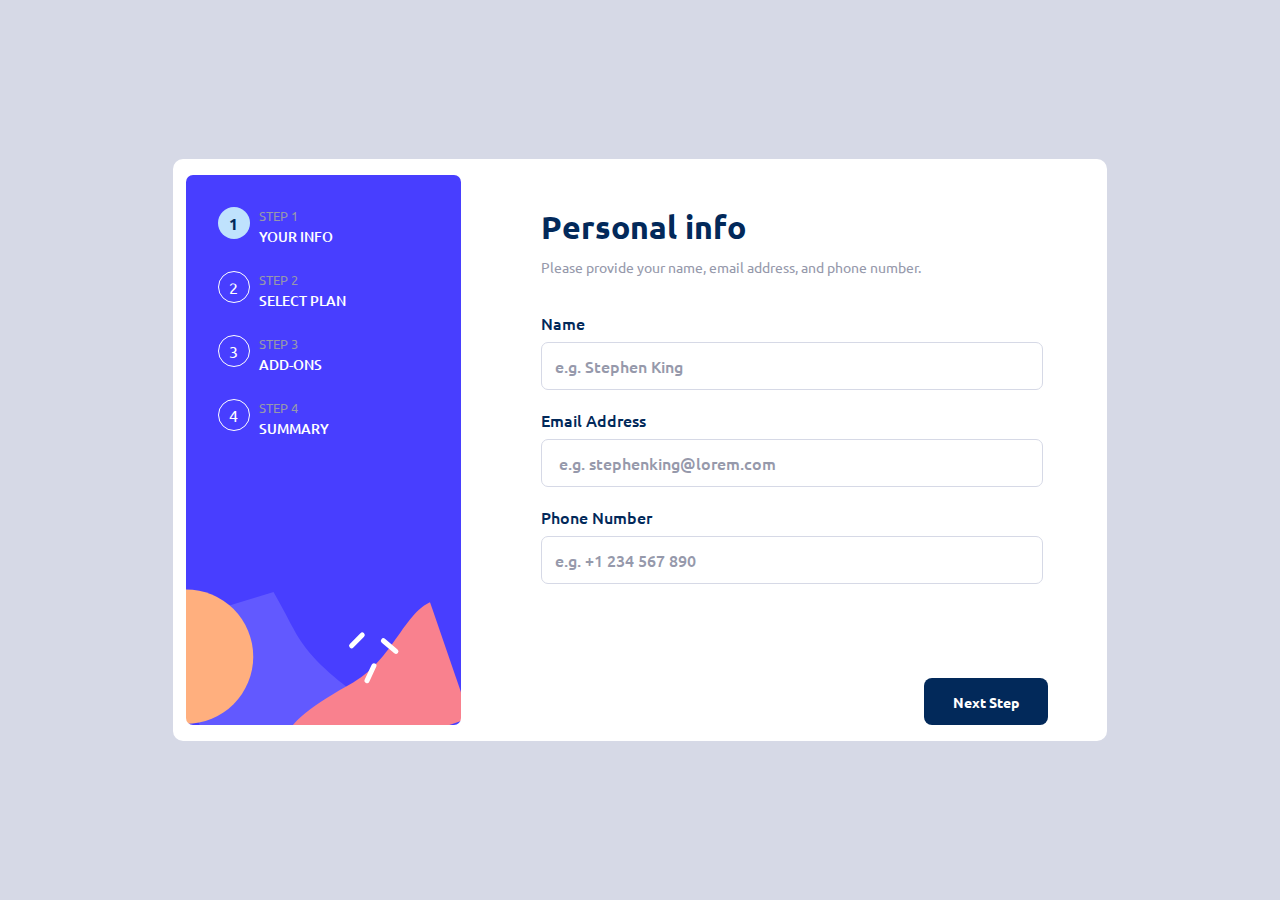
<file: index.html>
<!DOCTYPE html>
<html lang="en">

<head>
  <meta charset="UTF-8" />
  <meta name="viewport" content="width=device-width, initial-scale=1.0" />

  <link rel="icon" type="image/png" sizes="32x32" href="./assets/images/favicon-32x32.png" />

  <title>Frontend Mentor | Multi-step form</title>
  <link rel="stylesheet" href="./styles.css" />

</head>

<body>
  <main>
    <!-- SIDEBAR -->

    <aside id="sidebar">
      <div class="steps step-1">
        <div class="btn btn1 active">1</div>
        <div class="btn-info">
          <span>Step 1</span>
          <p>Your Info</p>
        </div>
      </div>

      <div class="steps step-2">
        <div class="btn btn2">2</div>
        <div class="btn-info">
          <span>Step 2</span>
          <p>Select plan</p>
        </div>
      </div>

      <div class="steps step-3">
        <div class="btn btn3">3</div>
        <div class="btn-info">
          <span>Step 3</span>
          <p>Add-ons</p>
        </div>
      </div>

      <div class="steps step-4">
        <div class="btn btn4">4</div>
        <div class="btn-info">
          <span>Step 4</span>
          <p>Summary</p>
        </div>
      </div>
    </aside>

    <form>
      <div id="mainpage">
        <div class="page personal-info">
          <h1>Personal info</h1>
          <p>Please provide your name, email address, and phone number.</p>

          <div>
            <label for="name">
              <span>Name <span class="err-msg" aria-live="polite"></span></span>
              <input type="text" name="fullname" id="name" placeholder="e.g. Stephen King" aria-describedby="name-error"
                required />
            </label>

            <label for="email">
              <span>Email Address <span class="err-msg" aria-live="polite"></span></span>
              <input type="email" name="emailAddress" id="email" placeholder=" e.g. stephenking@lorem.com"
                aria-describedby="email-error" required />
            </label>

            <label for="phone-number">
              <span>Phone Number<span class="err-msg" aria-live="polite"></span></span>
              <input type="number" name="phoneNumber" id="phone-number" placeholder="e.g. +1 234 567 890" required
                aria-describedby="phone-error" class="no-spinners" />
            </label>

          </div>

        </div>

        <!-- PLAN SECTION -->

        <div class="page plans-info hidden">

          <h1>Select your plan</h1>
          <p>You have the option of monthly or yearly billing.</p>

          <div id="plans">

            <div class="plans">
              <div>
                <input type="radio" name="plan" id="arcade-plan" class="hidden" checked>
                <label for="arcade-plan" class="arcade-plan plan">
                  <img src="./assets/images/icon-arcade.svg" alt="acarde-image" />
                  <div>
                    <p class="plan-type">Arcade</p>
                    <span class="plan-prices">$9/mo</span>
                    <span class="free"></span>
                  </div>
                </label>
              </div>

              <div>
                <input type="radio" name="plan" id="advanced-plan" class="hidden">
                <label for="advanced-plan" class="advanced-plan plan">
                  <img src="./assets/images/icon-advanced.svg" alt="game-pad-icon" />
                  <div>
                    <p class="plan-type">Advanced</p>
                    <span class="plan-prices">$12/mo</span>
                    <span class="free"></span>
                  </div>
                </label>
              </div>

              <div>
                <input type="radio" name="plan" id="pro-plan" class="hidden">
                <label for="pro-plan" class="pro-plan plan">
                  <img src="./assets/images/icon-pro.svg" alt="game-pad-icon" />
                  <div>
                    <p class="plan-type">Pro</p>
                    <span class="plan-prices">$15/mo</span>
                    <span class="free"></span>
                  </div>
                </label>
              </div>

            </div>
            <div class="period">
              <p class="month-plan active-plan">Monthly</p>
              <div class="toggle">
                <div class="slider"></div>
              </div>
              <p class="year-plan">Yearly</p>
            </div>
          </div>

        </div>

        <!-- ADD-ONs -->

        <div class="page add-ons-info hidden">

          <h1>Pick add-ons</h1>
          <p>Add-ons help enhance your gaming experience.</p>

          <div class="add-ons">

          </div>
        </div>

        <!-- SUMMARY SECTION  -->
        <div class="page checkout hidden">

          <h1>Finishing up</h1>
          <p>Double-check everything looks OK before confirming.</p>

          <div id="summary">

            <div class="plan-summary-details">

              <div>
                <div class="plan-summary">
                  <span class="plan-picked"></span>
                  <span class="plan-duration-summary"></span>
                </div>

                <span class="change-plan">Change</span>
              </div>

              <div class="plan-picked-price"></div>
            </div>

            <hr>
            <div class="addOns-picked">
              <div class="addOns-type">
                <span class="addOn-type"></span>
                <span class="addOn-price"></span>
              </div>
            </div>
          </div>
          <div class="total-price"></div>
        </div>

        <!-- Step 5 start -->
        <div class="page summary-info hidden">
          <img src="./assets/images/icon-thank-you.svg" alt="icon-thank-you">
          <h2>Thank you!</h2>
          <p>Thanks for confirming your subscription! We hope you have fun
            using our platform. If you ever need support, please feel free
            to email us at morinsultan@gamil.com.</p>
        </div>

      </div>


      <div class="nav">
        <p class="prevBtn">Go back</p>
        <button class="nextBtn" type="submit">Next Step</button>
      </div>

    </form>

  </main>
  <script src="./main.js"></script>
</body>

</html>
</file>
<file: styles.css>
/* font */
@import url("https://fonts.googleapis.com/css2?family=Ubuntu:wght@400;500;700&display=swap");

:root {
  --marine-blue: hsl(213, 96%, 18%);
  --purplish-blue: hsl(243, 100%, 62%);
  --pastel-blue: hsl(228, 100%, 84%);
  --light-blue: hsl(206, 94%, 87%);
  --strawberry-red: hsl(354, 84%, 57%);
  --cool-gray: hsl(231, 11%, 63%);
  --light-gray: hsl(229, 24%, 87%);
  --magnolia: hsl(217, 100%, 97%);
  --alabaster: hsl(231, 100%, 99%);
  --white: hsl(0, 0%, 100%);
  --ff-family: "Ubuntu", sans-serif;
  --ff-sm: 400;
  --ff-md: 500;
  --ff-lg: 700;
}

* {
  margin: 0;
  padding: 0;
  box-sizing: border-box;
}

/* reset */

html {
  text-rendering: optimizeSpeed;
  scroll-behavior: smooth;
}

.no-spinners::-webkit-inner-spin-button,
.no-spinners::-webkit-outer-spin-button {
  -webkit-appearance: none;
  appearance: none;
  margin: 0;
}

img {
  display: block;
  max-width: 100%;
}

a {
  text-decoration: none;
  color: inherit;
}

input,
button,
textarea,
select {
  font: inherit;
  color: inherit;
}

/* main style */

body {
  font-family: var(--ff-family);
  background-color: var(--light-gray);
  display: grid;
  place-content: center;
  min-height: 100vh;
  font-size: 16px;
  overflow: hidden;
}

main {
  min-height: 450px;
  margin: 0 auto;
  background-color: var(--white);
  padding: 1em 1em 1em 0.8em;
  display: grid;
  grid-template-columns: 1fr 2fr;
  gap: 5em;
  border-radius: 10px;
  position: relative;
}

/* SIDEBAR */

#sidebar {
  background-image: url(./assets/images/bg-sidebar-desktop.svg);
  padding: 2em;
  height: 550px;
  background-size: 100%;
  background-repeat: no-repeat;
  width: 275px;
  color: var(--white);
  text-transform: uppercase;
  border-radius: 7px;
}

#sidebar div {
  display: flex;
}

.btn {
  width: 2em;
  height: 2em;
  border-radius: 50%;
  align-items: center;
  justify-content: center;
  border: 1px solid white;
  margin-bottom: 2em;
  transition: 0.5s all;
}

#sidebar .btn:hover {
  cursor: pointer;
}

.btn-info {
  flex-direction: column;
  margin-left: 0.6em;
}

#sidebar span {
  color: var(--cool-gray);
  font-size: 0.8em;
  display: block;
}

#sidebar p {
  font-weight: var(--ff-md);
  font-size: 0.875em;
  padding-top: 3px;
}

.active {
  border-color: unset;
  background-color: var(--light-blue);
  color: var(--marine-blue);
  border: none;
  font-weight: var(--ff-lg);
}

#form {
  position: relative;
}

form {
  position: relative;
}

/* General Page */

.page {
  margin-top: 2em;
  color: var(--marine-blue);
  margin-right: 3em;
}

.page h1 {
  font-weight: var(--ff-lg);
  font-size: 2em;
  margin-bottom: 10px;
}

.page p {
  color: var(--cool-gray);
  margin-bottom: 2.5em;
  font-size: 0.9em;
}

/* PERSONAL INF0 */

/* Form Input */
.personal-info label {
  display: block;
  margin-bottom: 1.2em;
  font-weight: var(--ff-md);
}

.personal-info input {
  height: 3em;
  width: 100%;
  margin-top: 8px;
  border-radius: 7px;
  padding-left: 0.8em;
  border: 1px solid var(--light-gray);
  outline: none;
  font-weight: var(--ff-lg);
}

.personal-info ::placeholder {
  font-weight: var(--ff-md);
  color: var(--cool-gray);
}

label span {
  display: flex;
  justify-content: space-between;
}

label span.err-msg {
  color: var(--strawberry-red);
  opacity: 0;
}

input:is(:active, :hover) {
  border: 2px solid var(--purplish-blue);
  cursor: pointer;
}

label.error input {
  border: 2px solid var(--strawberry-red);
}

label.error .err-msg {
  opacity: 100;
}

/* SECOND PAGE  || Plan section */

#plans {
  display: flex;
  flex-direction: column;
  gap: 1em;
}

.plans {
  display: grid;
  grid-template-columns: repeat(3, 1fr);
  gap: 1em;
}

.plan {
  border: 1px solid var(--light-gray);
  padding: 1em 2em 1em 1em;
  display: flex;
  flex-direction: column;
  justify-content: space-between;
  height: 180px;
  border-radius: 10px;
}

label.plan:hover {
  border: 2px solid var(--purplish-blue);
  cursor: pointer;
}

label.plan div {

  display: flex;
  flex-direction: column;
  gap: 4px;
}

.plan img {
  width: 40px;
}

.plan p {
  margin: unset;
  color: var(--marine-blue);
  font-weight: var(--ff-md);
  font-size: 1.2rem;
}

.plan span {
  color: var(--cool-gray);
  font-size: 0.8rem;
}

input[type="radio"]:checked~label {
  background-color: var(--magnolia);
  border: 2px solid var(--purplish-blue);
}

span.free {
  color: var(--marine-blue)
}

.period {
  display: flex;
  flex-direction: row;
  justify-content: center;
  background-color: var(--magnolia);
  padding: 15px 0;
  max-height: 45px;
  border-radius: 10px;
  margin-top: 2em;
  align-items: center;
}

.period p {
  font-size: 0.8rem;
  margin: 3px 30px;
}

.period p.active-plan {
  color: var(--marine-blue);
  font-weight: var(--ff-lg);
}

.toggle {
  height: 22px;
  padding: 2px;
  width: 40px;
  border-radius: 1em;
  background: var(--marine-blue);
}

.slider {
  width: 18px;
  height: 18px;
  background-color: var(--white);
  border-radius: 50%;
  transition: 0.5s ease;
}

.slider-active {
  transform: translateX(100%);
}

/* ADD ONS SECTION */
.add-ons {
  display: flex;
  flex-direction: column;
  gap: 1em;
}

.add-ons label {
  padding: 20px;
  border: 1px solid var(--light-gray);
  display: flex;
  flex-direction: row;
  justify-content: space-between;
  align-items: center;
  border-radius: 10px;
}

.add-ons label:has(input:checked) {
  background-color: var(--magnolia);
  border: 1px solid var(--marine-blue);
}

.add-ons input[type="checkbox"] {
  border: unset;
  width: 20px;
  margin: unset;
  margin-right: 20px;
  accent-color: var(--purplish-blue);
}

.add-ons label:hover {
  border: 1px solid var(--purplish-blue);
  cursor: pointer;
}

.add-ons p {
  margin-bottom: 5px;
}

.add-ons-type {
  display: flex;
  flex-direction: row;
}

.add-ons-type p {
  color: var(--marine-blue);
  font-weight: var(--ff-lg);
}

.add-ons-type span {
  color: var(--cool-gray);
  font-weight: var(--ff-sm);
}

.add-ons-price {
  color: var(--purplish-blue);
}

/* Checkout */
.addOns-picked {
  display: flex;
  flex-direction: column;
  gap: 2em;
}

.addOns-type {
  display: inherit;
  justify-content: space-between;
}

.addOn-type {
  color: var(--cool-gray);
}

/* SUMMARY SECTION */

#summary {
  background-color: var(--magnolia);
  display: flex;
  flex-direction: column;
  padding: 20px;
  border-radius: 10px;
}

.plan-summary-details {
  display: flex;
  flex-direction: row;
  justify-content: space-between;
  font-weight: var(--ff-lg);
}

.change-plan {
  padding-top: 5px;
  color: var(--light-gray);
  text-decoration: underline;
  font-size: 15px;
  font-weight: var(--ff-sm);
}

.change-plan:hover {
  cursor: pointer;
  color: var(--purplish-blue);
  font-weight: var(--ff-md);
}

#summary hr {
  margin: 30px 0;
  border: solid 1px var(--light-gray);
}

.summary-info {
  text-align: center;
}

.summary-info img {
  margin: 180px auto 20px;
  width: 80px;
}

.summary-info p {
  margin: 16px auto 0;
  width: 400px;
}

.total-price {
  margin: 32px 12px;
  display: flex;
  justify-content: space-between;
  color: var(--cool-gray);
}

.total-amount {
  color: var(--purplish-blue);
  font-weight: var(--ff-lg);
}

/*  */
.nav {
  position: absolute;
  bottom: 0;
  display: flex;
  justify-content: space-between;
  width: 100%;
}

button {
  background-color: var(--marine-blue);
  color: var(--white);
  padding: 1em 2em;
  border: none;
  border-radius: 8px;
  font-size: 0.9em;
  font-weight: var(--ff-lg);
  margin-right: 3em;
}

button:hover {
  cursor: pointer;
  background-color: hsl(243, 100%, 62%, 0.7);
}

.nav p {
  margin: unset;
  color: var(--cool-gray);
  font-weight: var(--ff-lg);
  text-transform: capitalize;
}

.nav p:hover {
  color: var(--marine-blue);
  font-weight: var(--ff-lg);
  cursor: pointer;
}

.hide-el {
  opacity: 0;
}

.hide-navbtn {
  display: none;
}

/* Mobile Viewport */

@media (max-width:800px) {
  main {
    grid-template-columns: repeat(1, 1fr);
    position: relative;
    gap: unset;
    height: 800px;
    padding: unset;
    width: 500px;
    background-color: var(--magnolia);
  }

  .page {
    margin-right: 0;
    width: -webkit-fill-available;
  }

  .page p {
    font-size: 16px;
  }

  #sidebar {
    background-image: url(./assets/images/bg-sidebar-mobile.svg);
    display: flex;
    gap: 1em;
    height: 200px;
    width: 100%;
    align-items: center;
    justify-content: center;
  }

  #sidebar .steps {
    height: min-content;
  }

  #sidebar .btn-info {
    display: none;
  }

  #mainpage {
    display: flex;
    transform: translateY(-100px);
    background-color: var(--white);
    margin: 0 2em;
    padding: 0 1em 20px;
    border-radius: 10px;
    height: 560px;
  }

  .nav {
    background-color: var(--white);
    padding: 16px;
    align-items: center;
  }

  button {
    margin-right: 0;
  }

  #plans {
    width: 100%;
  }

  .plans {
    display: inherit;
    flex-direction: column;

  }

  .plans label {
    flex-direction: row;
    justify-content: unset;
    height: unset;
    gap: 16px;
    width: 100%;
  }

  .summary-info {
    height: 80%;
    display: flex;
    flex-direction: column;
    justify-content: center;
    align-items: center;
  }

  .summary-info img {
    margin: unset;
    margin-bottom: 16px;
  }
}


@media (max-width: 450px) {
  main {
    width: unset;
  }

  .summary-info p {
    width: unset;
  }

  #mainpage {
    margin: 0 auto;
    width: 90%;
  }

  .add-ons-type span {
    font-size: 12px;
  }

}

.hidden {
  display: none;
}
</file>
